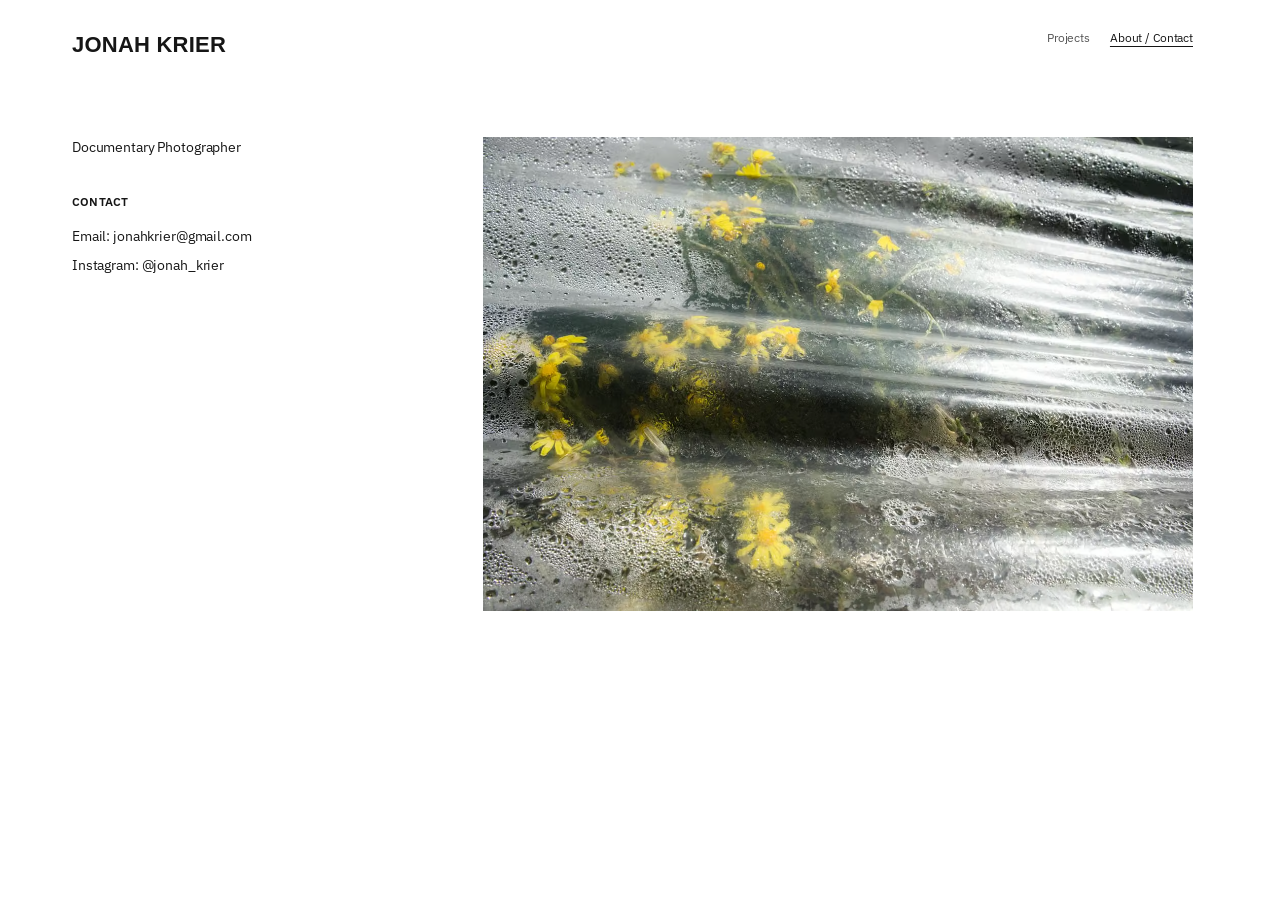
<file: info.html>
<!doctype html>
<html lang="en">
  <head>
    <meta charset="UTF-8" />
    <meta name="viewport" content="width=device-width, initial-scale=1.0" />
    <meta name="robots" content="noindex, follow" />
    <title>About / Contact — Jonah Krier</title>
    <meta
      name="description"
      content="About and contact information for photographer Jonah Krier."
    />
    <meta property="og:title" content="About / Contact — Jonah Krier" />
    <meta
      property="og:description"
      content="About and contact information for photographer Jonah Krier."
    />
    <meta property="og:type" content="website" />
    <meta property="og:image" content="Images/Generated/Info/DSC02620-dt48254v0-aea4f29eb3e1.avif" />
    <link rel="icon" href="/favicon-16.png" sizes="16x16" type="image/png" />
    <link rel="icon" href="/favicon-32.png" sizes="32x32" type="image/png" />
    <link rel="icon" href="/favicon-48.png" sizes="48x48" type="image/png" />
    <link rel="icon" href="/favicon-96.png" sizes="96x96" type="image/png" />
    <link rel="preconnect" href="https://fonts.googleapis.com" />
    <link rel="preconnect" href="https://fonts.gstatic.com" crossorigin />
    <link
      href="https://fonts.googleapis.com/css2?family=IBM+Plex+Sans:wght@400;600;700&display=swap"
      rel="stylesheet"
    />
    <link rel="stylesheet" href="styles.css" />
  </head>
  <body class="info-page-body">
    <div class="page-shell">
      <div class="mobile-header">
        <a class="brand" href="index.html">JONAH KRIER</a>
        <button class="menu-toggle" type="button" aria-expanded="false" aria-controls="primary-nav">
          <span></span>
          <span></span>
          <span></span>
        </button>
      </div>

      <aside class="sidebar" id="sidebar"></aside>

      <header class="project-header">
        <nav class="site-nav" id="primary-nav" aria-label="Primary">
          <div class="nav-dropdown">
            <a href="selected-works.html">Projects</a>
            <div class="dropdown-menu" aria-label="Projects submenu">
              <a href="selected-works.html">Selected Works</a>
            </div>
          </div>
          <a class="is-active" href="info.html">About / Contact</a>
        </nav>
      </header>

      <main class="info-page">
        <section class="info-copy">
          <p>
            Documentary Photographer
          </p>

          <section class="contact-block" aria-label="Contact">
            <h1>Contact</h1>
            <p>Email: <a href="mailto:jonahkrier@gmail.com">jonahkrier@gmail.com</a></p>
            <p>
              Instagram:
              <a href="https://www.instagram.com/jonah_krier/" target="_blank" rel="noreferrer">
                @jonah_krier
              </a>
            </p>
          </section>
        </section>

        <figure class="info-image">
          <img src="Images/Generated/Info/DSC02620-dt48254v0-aea4f29eb3e1.avif" alt="Photograph by Jonah Krier" />
        </figure>
      </main>
    </div>

    <script src="data/projects.js"></script>
    <script src="script.js"></script>
  </body>
</html>
</file>
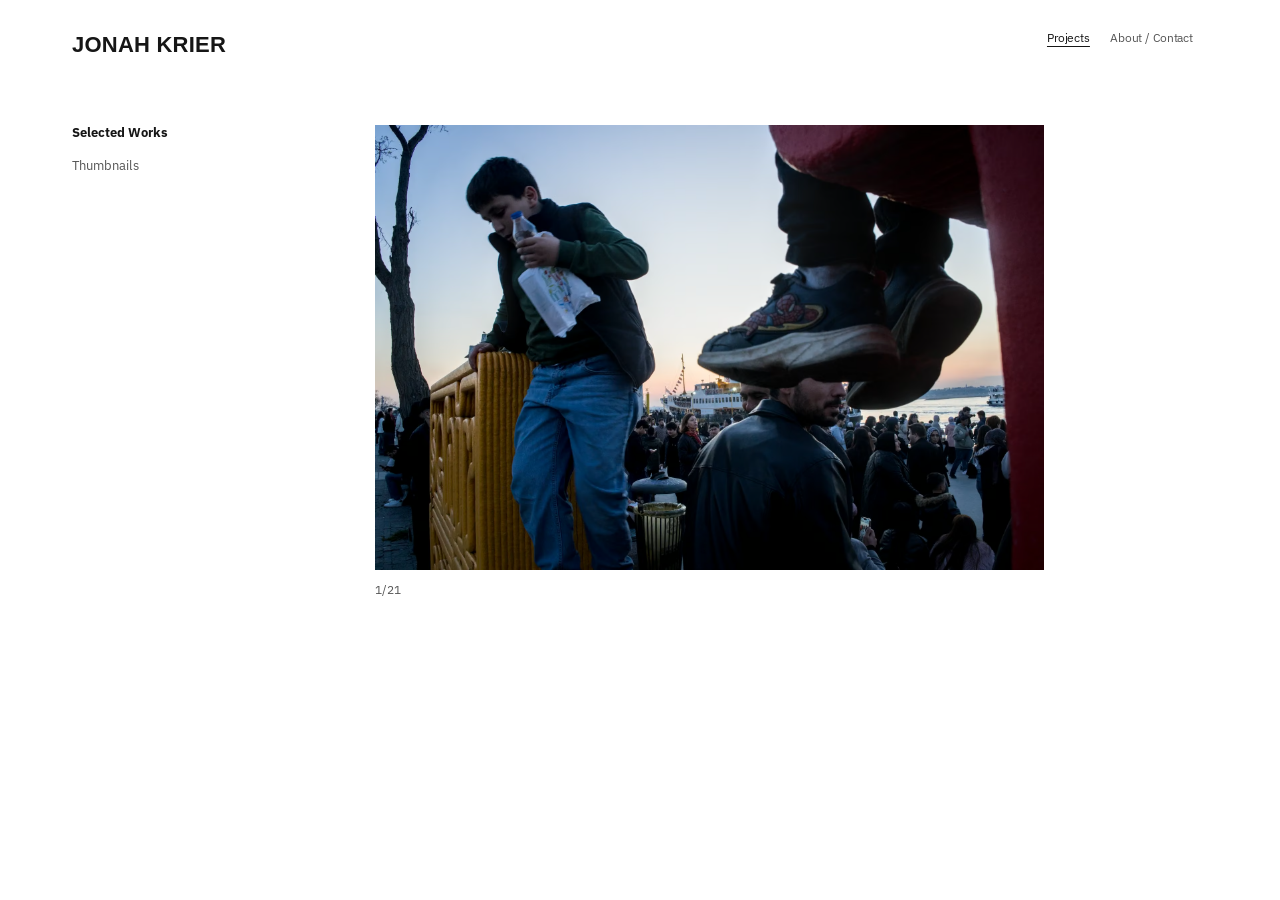
<file: selected-works.html>
<!doctype html>
<!-- Generated by the portfolio automation pipeline. Do not edit this generated page by hand. -->
<html lang="en">
  <head>
    <meta charset="UTF-8" />
    <meta name="viewport" content="width=device-width, initial-scale=1.0" />
    <meta name="robots" content="noindex, follow" />
    <title>Selected Works — Jonah Krier</title>
    <meta
      name="description"
      content="Selected photography works by Jonah Krier."
    />
    <meta property="og:title" content="Selected Works — Jonah Krier" />
    <meta property="og:description" content="Selected photography works by Jonah Krier." />
    <meta property="og:type" content="website" />
    <meta property="og:image" content="Images/Generated/Projects/selected-works/Carousel/DSC00030-dt49445v0-1ca492c62224.avif" />
    <link rel="icon" href="/favicon-16.png" sizes="16x16" type="image/png" />
    <link rel="icon" href="/favicon-32.png" sizes="32x32" type="image/png" />
    <link rel="icon" href="/favicon-48.png" sizes="48x48" type="image/png" />
    <link rel="icon" href="/favicon-96.png" sizes="96x96" type="image/png" />
    <link rel="preconnect" href="https://fonts.googleapis.com" />
    <link rel="preconnect" href="https://fonts.gstatic.com" crossorigin />
    <link
      href="https://fonts.googleapis.com/css2?family=IBM+Plex+Sans:wght@400;600;700&display=swap"
      rel="stylesheet"
    />
    <link rel="stylesheet" href="styles.css" />
  </head>
  <!--
    `data-project` connects this page to the matching project in data/projects.js.
    If this page is copied for a new project, change this value to the new project's slug.
  -->
  <body class="selected-works-page" data-project="selected-works">
    <div class="page-shell">
      <div class="mobile-header">
        <a class="brand" href="index.html">JONAH KRIER</a>
        <button class="menu-toggle" type="button" aria-expanded="false" aria-controls="primary-nav">
          <span></span>
          <span></span>
          <span></span>
        </button>
      </div>

      <aside class="sidebar" id="sidebar">
        <nav class="view-controls" aria-label="Gallery views">
          <button class="view-button is-active" type="button" data-view="sequence">Selected Works</button>
          <!-- <button class="view-button" type="button" data-view="about">About</button> -->
          <button class="view-button" type="button" data-view="thumbnails">Thumbnails</button>
        </nav>
      </aside>

      <header class="project-header">
        <nav class="site-nav" id="primary-nav" aria-label="Primary">
          <div class="nav-dropdown">
            <a class="is-active" href="selected-works.html">Projects</a>
            <div class="dropdown-menu" aria-label="Projects submenu">
              <a class="is-active" href="selected-works.html">Selected Works</a>
            </div>
          </div>
          <a href="info.html">About / Contact</a>
        </nav>
      </header>

      <main id="project">
      <section class="panel sequence-panel is-active" data-panel="sequence" aria-label="Image sequence">
        <figure class="carousel">
          <button class="carousel-advance" type="button" aria-label="Show next photograph">
            <span class="carousel-frame">
              <img class="carousel-image is-active" src="Images/Generated/Projects/selected-works/Carousel/DSC00030-dt49445v0-1ca492c62224.avif" alt="Photograph 1" />
            </span>
          </button>
          <figcaption class="carousel-count">1/21</figcaption>
        </figure>
      </section>

      <!-- Thumbnails are generated from data/projects.js. -->
      <section class="panel thumbnail-panel" data-panel="thumbnails" aria-label="Thumbnail grid"></section>
      </main>
    </div>

    <dialog class="lightbox">
      <button class="lightbox-focus-anchor" type="button" aria-hidden="true" tabindex="-1"></button>
      <button class="lightbox-nav lightbox-prev" type="button" aria-label="Show previous image">‹</button>
      <button class="lightbox-close" type="button" aria-label="Close image">×</button>
      <span class="lightbox-frame">
        <img class="lightbox-image is-active" alt="" draggable="false" />
        <span class="lightbox-count">1/21</span>
      </span>
      <button class="lightbox-nav lightbox-next" type="button" aria-label="Show next image">›</button>
    </dialog>

    <script src="data/projects.js"></script>
    <script src="script.js"></script>
  </body>
</html>
</file>
<file: styles.css>
:root {
  color-scheme: light;
  --ink: #161616;
  --muted: #555;
  --line: #e7e7e7;
  --paper: #fff;
}

* {
  box-sizing: border-box;
}

html {
  scroll-behavior: smooth;
  scrollbar-gutter: stable;
}

body {
  margin: 0;
  background: var(--paper);
  color: var(--ink);
  font-family: "IBM Plex Sans", "Helvetica Neue", Helvetica, Arial, sans-serif;
  font-size: 13px;
  line-height: 1.45;
  letter-spacing: -0.01em;
}

body.menu-open {
  overflow: hidden;
}

body.lightbox-open {
  overflow: hidden;
}

html.is-scroll-locked,
body.is-scroll-locked {
  overflow: hidden;
  overscroll-behavior: none;
}

.selected-works-page {
  overflow-x: hidden;
}

.selected-works-page .page-shell {
  margin-bottom: 29px;
}

a {
  color: inherit;
  text-decoration: none;
}

.page-shell {
  display: grid;
  grid-template-columns: 229px minmax(0, 1fr);
  grid-template-rows: auto 1fr;
  column-gap: 0;
  width: calc(100% - 144px);
  margin: 29px 72px 72px;
}

.sidebar {
  display: contents;
}

.brand {
  grid-column: 1;
  grid-row: 1;
  align-self: start;
  font-family: "Helvetica Neue", Helvetica, Arial, sans-serif;
  font-size: 22px;
  font-weight: 700;
  letter-spacing: 0.01em;
}

.mobile-header {
  display: contents;
}

.mobile-header .brand {
  grid-column: 1;
  grid-row: 1;
}

.sidebar nav {
  grid-column: 1;
  grid-row: 2;
  display: grid;
  align-self: start;
  align-content: start;
  justify-items: start;
  gap: 14px;
  color: var(--muted);
  font-size: 13px;
}

.sidebar nav button:hover,
.sidebar nav button:focus-visible,
.site-nav a:hover,
.site-nav a:focus-visible,
.view-button:hover,
.view-button:focus-visible {
  color: var(--ink);
}

main {
  grid-column: 2;
  grid-row: 2;
  min-width: 0;
  animation: page-content-fade-in 220ms ease-out both;
}

.info-page {
  grid-column: 1 / 3;
  display: grid;
  grid-template-columns: 229px minmax(0, 1fr) minmax(260px, 710px);
  gap: 0;
  align-items: start;
  width: 100%;
}

.info-copy {
  grid-column: 1 / 3;
  justify-self: start;
  width: min(560px, 100%);
  font-size: 14px;
  line-height: 1.55;
}

.info-copy p {
  margin: 0 0 18px;
}

.contact-block {
  margin-top: 34px;
}

.contact-block h1 {
  margin: 0 0 14px;
  font-size: 12px;
  font-weight: 600;
  letter-spacing: 0.02em;
  text-transform: uppercase;
}

.contact-block p {
  margin-bottom: 8px;
}

.info-image {
  grid-column: 3;
  width: 100%;
  margin: 0;
}

.info-image img {
  display: block;
  width: 100%;
  height: auto;
}

.project-header {
  grid-column: 2;
  grid-row: 1;
  display: flex;
  justify-content: flex-end;
  align-items: baseline;
  margin-bottom: 91px;
}

.home-page .project-header {
  margin-bottom: 77px;
}

.selected-works-page .project-header {
  margin-bottom: 78px;
}

.site-nav {
  display: flex;
  gap: 20px;
  color: var(--muted);
  font-size: 12px;
}

.site-nav .is-active {
  color: var(--ink);
  text-decoration: underline;
  text-underline-offset: 4px;
}

.nav-dropdown {
  position: relative;
}

.dropdown-menu {
  position: absolute;
  top: calc(100% + 10px);
  left: 0;
  display: grid;
  gap: 8px;
  min-width: 110px;
  opacity: 0;
  visibility: hidden;
  transition:
    opacity 140ms ease-out,
    visibility 140ms ease-out;
}

.nav-dropdown:hover .dropdown-menu,
.nav-dropdown:focus-within .dropdown-menu {
  opacity: 1;
  visibility: visible;
}

.view-button {
  border: 0;
  background: transparent;
  color: var(--muted);
  padding: 0;
  font: inherit;
  cursor: pointer;
  text-align: left;
}

.view-button.is-active {
  color: var(--ink);
  font-weight: 700;
}

.panel {
  display: none;
}

.panel.is-active {
  display: block;
  animation: panel-fade-in 180ms ease-out both;
}

.carousel {
  position: relative;
  width: 75%;
  margin: 0;
}

.selected-works-page .carousel {
  width: 75%;
  margin-left: calc((100% - 75%) / 3);
  margin-right: 0;
}

.home-page {
  height: 100vh;
  overflow: hidden;
}

.home-page .page-shell {
  height: calc(100vh - 58px);
  margin-bottom: 29px;
}

.home-carousel-wrap {
  grid-column: 1 / 3;
  grid-row: 2;
  min-height: 0;
  display: flex;
  align-items: center;
  justify-content: center;
}

.home-carousel {
  width: min(59.4vw, 891px);
}

.carousel-advance {
  display: block;
  width: 100%;
  border: 0;
  padding: 0;
  background: transparent;
  cursor: pointer;
}

.carousel-advance:focus {
  outline: none;
}

.carousel-frame {
  position: relative;
  display: block;
  aspect-ratio: 3 / 2;
  background: var(--paper);
  overflow: hidden;
}

.carousel-image {
  display: block;
  width: 100%;
  height: 100%;
  object-fit: contain;
  object-position: center;
}

.carousel-image.is-entering {
  position: absolute;
  inset: 0;
}

.carousel-image.is-entering {
  opacity: 1;
  filter: blur(3px);
}

.carousel-image.is-entering.is-active {
  animation: blur-reveal 420ms ease-out forwards;
}

.carousel-image.is-leaving {
  opacity: 0;
}

.carousel-count {
  position: absolute;
  top: calc(100% + 3px);
  left: 0;
  color: var(--muted);
  font-size: 12px;
  text-align: left;
}

@keyframes blur-reveal {
  0% {
    filter: blur(3px);
  }

  100% {
    filter: blur(0);
  }
}

@keyframes panel-fade-in {
  from {
    opacity: 0;
  }

  to {
    opacity: 1;
  }
}

@keyframes page-content-fade-in {
  from {
    opacity: 0;
  }

  to {
    opacity: 1;
  }
}

figcaption {
  margin-top: 8px;
  color: var(--muted);
  font-size: 12px;
}

.about-panel {
  max-width: 650px;
  color: #222;
  font-size: 14px;
  line-height: 1.55;
}

.about-panel p {
  margin: 0 0 18px;
}

.thumbnail-panel.is-active {
  display: grid;
  grid-template-columns: repeat(3, minmax(0, 1fr));
  gap: 13px;
}

.thumbnail-panel button {
  aspect-ratio: 3 / 2;
  border: 0;
  padding: 0;
  background: var(--paper);
  cursor: pointer;
  overflow: hidden;
}

.thumbnail-panel button:focus {
  outline: none;
}

.thumbnail-panel img {
  display: block;
  width: 100%;
  height: 100%;
  object-fit: contain;
  object-position: center;
}

.menu-toggle {
  display: none;
}

.lightbox {
  border: 0;
  margin: 0;
  padding: 0;
  background: transparent;
  outline: none;
}

.lightbox[open] {
  position: fixed;
  inset: 0;
  display: flex;
  align-items: center;
  justify-content: center;
  width: 100vw;
  max-width: none;
  height: 100vh;
  max-height: none;
  overflow: hidden;
}

.lightbox-focus-anchor {
  position: fixed;
  width: 1px;
  height: 1px;
  padding: 0;
  border: 0;
  opacity: 0;
  pointer-events: none;
}

.lightbox::backdrop {
  background: rgba(255, 255, 255, 0.88);
}

.lightbox-image {
  display: block;
  max-width: min(88vw, 1100px);
  max-height: 88vh;
}

.lightbox-frame:focus,
.lightbox-image:focus,
.lightbox:focus {
  outline: none;
}

.lightbox-image.is-transitioning {
  animation: lightbox-reveal 180ms ease-out forwards;
}

@keyframes lightbox-reveal {
  from {
    opacity: 0.92;
    filter: none;
  }

  to {
    opacity: 1;
    filter: none;
  }
}

.lightbox-count {
  display: block;
  margin-top: 3px;
  color: var(--muted);
  font-size: 12px;
  text-align: left;
}

.lightbox-frame:not(.is-loaded) .lightbox-count {
  visibility: hidden;
}

.lightbox-close {
  position: fixed;
  top: 18px;
  right: 24px;
  border: 0;
  background: transparent;
  color: var(--ink);
  font-size: 2rem;
  cursor: pointer;
}

.lightbox-nav {
  position: fixed;
  top: 50%;
  border: 0;
  background: transparent;
  color: var(--ink);
  font-size: 2rem;
  line-height: 1;
  transform: translateY(-50%);
  cursor: pointer;
}

.lightbox-close:focus,
.lightbox-nav:focus {
  outline: none;
}

.lightbox-prev {
  left: 24px;
}

.lightbox-next {
  right: 24px;
}

@media (max-width: 800px) {
  html {
    scrollbar-gutter: auto;
  }

  .menu-toggle {
    position: relative;
    z-index: 4;
    top: 0;
    right: 0;
    display: grid;
    gap: 6px;
    place-content: center;
    width: 32px;
    height: 23px;
    border: 0;
    background: var(--paper);
    padding: 0;
    margin: 0;
    line-height: 1;
    transform: none;
  }

  .menu-toggle::before {
    content: "";
    position: absolute;
    inset: -11px -8px;
  }

  .menu-toggle span {
    display: block;
    width: 32px;
    height: 1.5px;
    background: var(--ink);
    transition:
      transform 180ms ease,
      opacity 180ms ease;
  }

  .menu-toggle.is-open span:nth-child(1) {
    transform: translateY(7.5px) rotate(45deg);
  }

  .menu-toggle.is-open span:nth-child(2) {
    opacity: 0;
  }

  .menu-toggle.is-open span:nth-child(3) {
    transform: translateY(-7.5px) rotate(-45deg);
  }

  .page-shell {
    display: block;
    width: calc(100% - 32px);
    max-width: 680px;
    margin: 72px auto 72px;
  }

  .sidebar {
    display: block;
  }

  .mobile-header {
    display: flex;
    align-items: center;
    justify-content: space-between;
  }


  .brand {
    position: relative;
    z-index: 4;
    display: inline-block;
    width: fit-content;
  }

  .project-header {
    position: fixed;
    inset: 0;
    z-index: 2;
    display: flex;
    align-items: center;
    justify-content: center;
    margin-bottom: 0;
    padding: 0;
    background: var(--paper);
    min-height: 100dvh;
    opacity: 0;
    visibility: hidden;
    transition:
      opacity 220ms ease-out,
      visibility 220ms ease-out;
  }

  .project-header.is-open {
    opacity: 1;
    visibility: visible;
  }

  .info-image {
    width: 100%;
  }

  .info-page {
    display: block;
  }

  .info-copy {
    margin-top: 28px;
  }

  .site-nav {
    display: grid;
    gap: 24px;
    justify-items: center;
    font-size: 28px;
    color: var(--ink);
    opacity: 0;
    transition: opacity 220ms ease-out 40ms;
  }

  .project-header.is-open .site-nav {
    opacity: 1;
  }

  .dropdown-menu {
    position: static;
    display: grid;
    gap: 14px;
    min-width: 0;
    opacity: 1;
    visibility: visible;
    transition: none;
    margin-top: 14px;
    justify-items: center;
    font-size: 18px;
  }

  .thumbnail-panel.is-active {
    grid-template-columns: repeat(2, minmax(0, 1fr));
    gap: 6px;
  }

  .lightbox-image {
    max-width: calc(100vw - 32px);
    max-height: calc(100dvh - 124px);
  }

  .lightbox-nav {
    display: none;
  }

  .lightbox-close {
    font-size: 2.75rem;
  }

  .lightbox-open .menu-toggle {
    display: none;
  }

  .lightbox {
    position: fixed;
    inset: 0;
    display: none;
    align-items: center;
    justify-content: center;
    min-width: 100vw;
    width: 100vw;
    max-width: none;
    min-height: 100vh;
    min-height: 100dvh;
    height: 100vh;
    height: 100dvh;
    max-height: none;
    background: rgba(255, 255, 255, 0.88);
    overflow: hidden;
    overscroll-behavior: contain;
  }

  .lightbox::backdrop {
    background: transparent;
  }

  .lightbox[open] {
    display: flex;
  }

  .lightbox-frame {
    max-width: 100%;
  }

  .lightbox-frame.is-portrait {
    margin-top: 72px;
    align-self: flex-start;
  }

  .lightbox-frame.is-landscape {
    margin-top: 18px;
    align-self: center;
  }

  @media (orientation: landscape) {
    .lightbox-image {
      max-width: calc(100vw - 32px);
      max-height: calc(100dvh - 28px);
    }

    .lightbox-frame.is-landscape,
    .lightbox-frame.is-portrait {
      align-self: center;
      margin-top: 0;
    }

    .lightbox-count {
      display: none;
    }
  }

  .selected-works-page .page-shell {
    display: grid;
    grid-template-columns: 1fr;
    grid-template-rows: auto auto 1fr;
    width: calc(100% - 32px);
    max-width: 680px;
    margin: 24px auto 72px;
  }

  .selected-works-page .sidebar {
    display: contents;
    position: static;
    width: auto;
    padding: 0;
    transform: none;
    background: transparent;
    border: 0;
  }

  .selected-works-page .brand {
    grid-column: auto;
    grid-row: auto;
  }

  .selected-works-page .sidebar nav {
    grid-column: 1;
    grid-row: 2;
    display: flex;
    gap: 18px;
    margin-top: 70px;
  }

  .selected-works-page main {
    grid-column: 1;
    grid-row: 3;
    margin-top: 24px;
  }

  .selected-works-page .carousel {
    width: 100%;
    margin-left: 0;
    margin-right: 0;
  }

  .home-page .page-shell,
  .info-page-body .page-shell {
    margin-top: 24px;
  }

  .info-page-body .page-shell {
    margin-bottom: 24px;
  }

  .info-page-body .info-page {
    margin-top: 60px;
  }

  .home-page .home-carousel-wrap {
    margin-top: 76px;
  }

  .home-page .home-carousel {
    width: 100%;
  }
}

@media (min-width: 801px) and (max-width: 1100px) {
  .info-page {
    column-gap: 32px;
  }

  .info-copy {
    width: min(480px, 100%);
  }

  .selected-works-page .carousel {
    width: 88%;
  }
}
</file>
